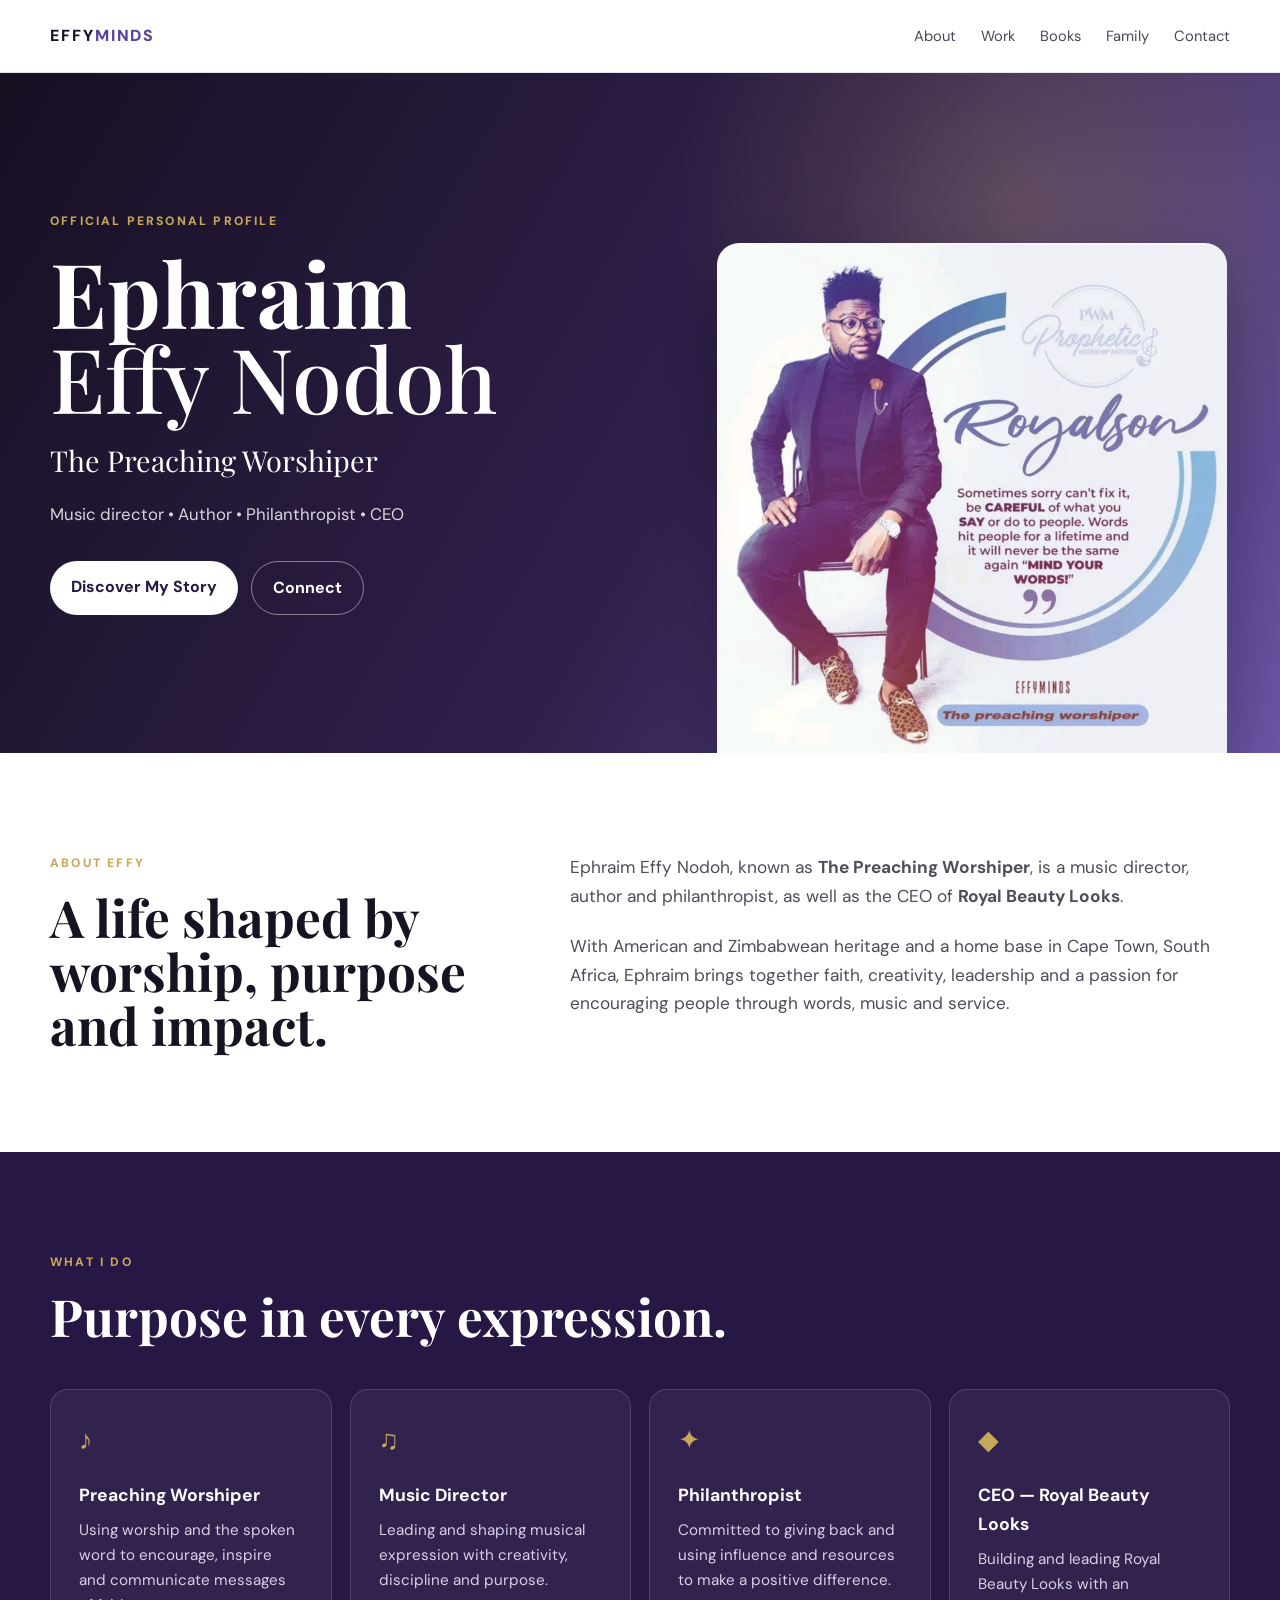
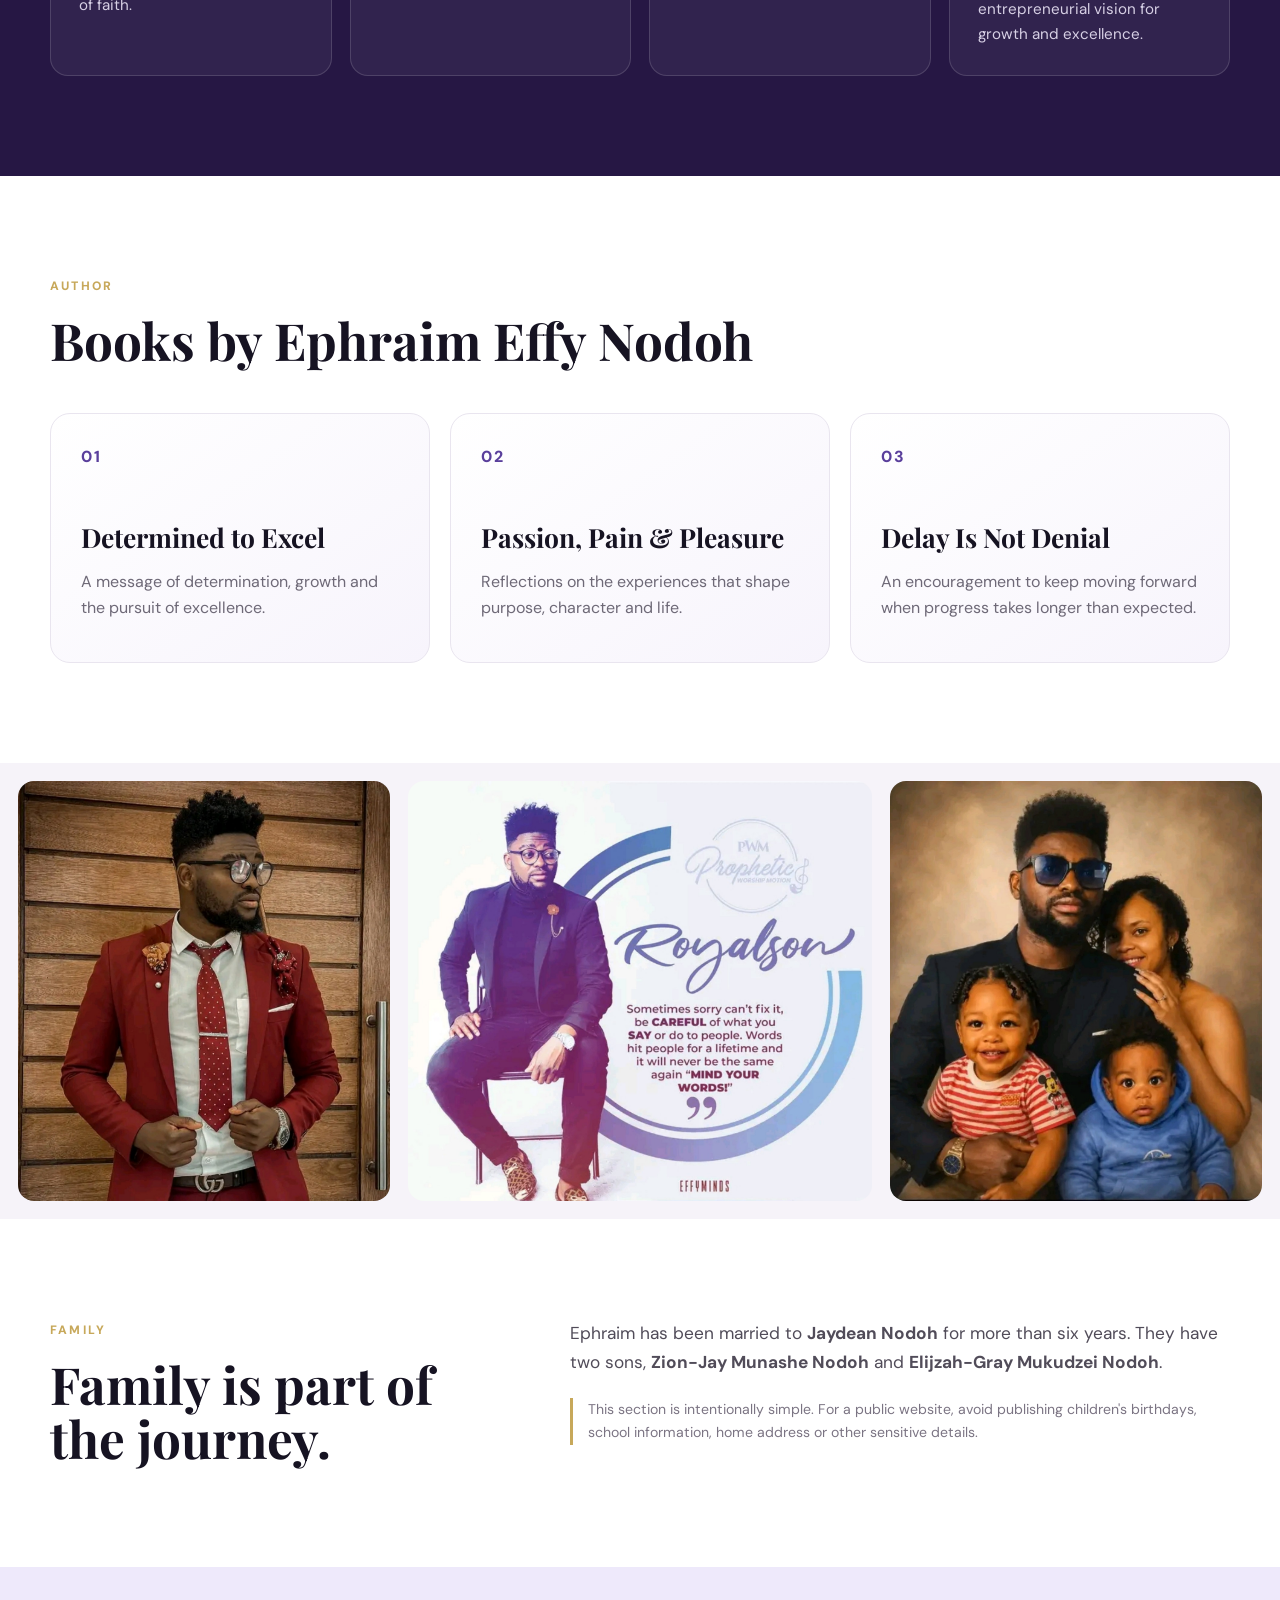
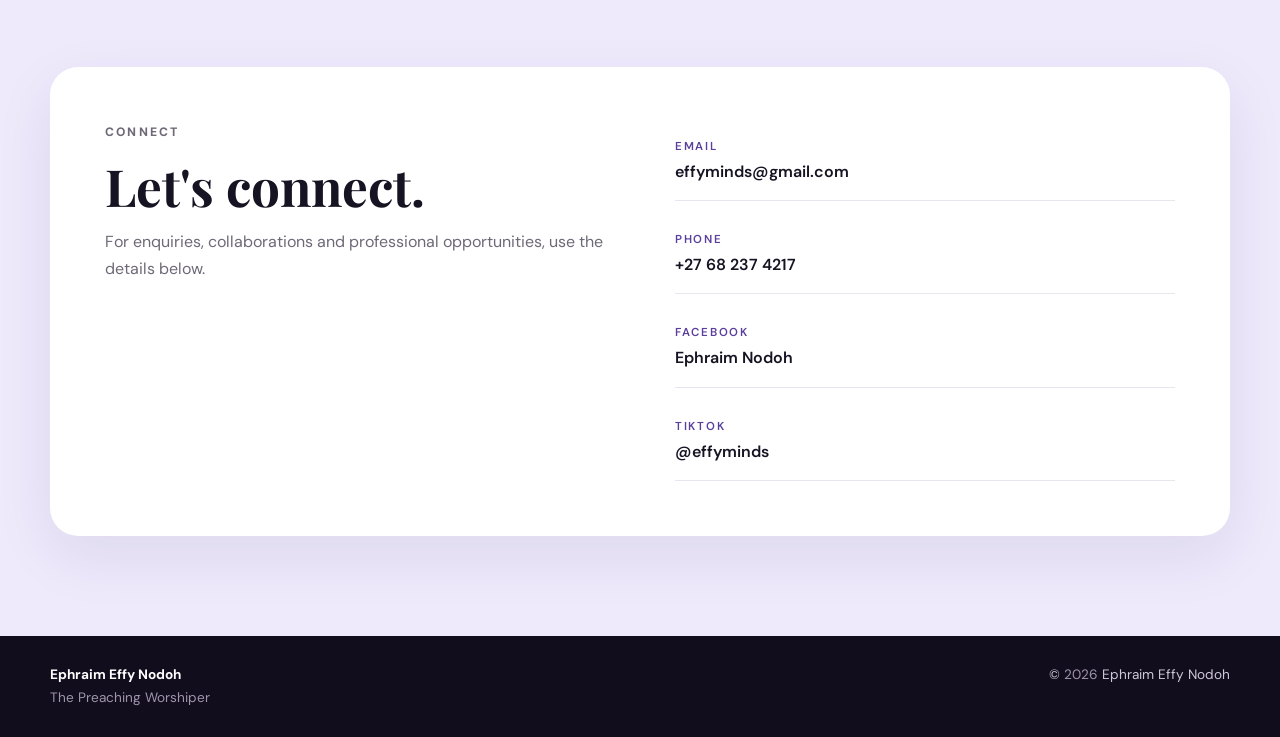
<file: index.html>
<!doctype html>
<html lang="en">
<head>
  <meta charset="utf-8">
  <meta name="viewport" content="width=device-width, initial-scale=1">
  <title>Ephraim Effy Nodoh | The Preaching Worshiper</title>
  <meta name="description" content="Official personal profile of Ephraim Effy Nodoh — The Preaching Worshiper, music director, author, philanthropist and CEO of Royal Beauty Looks.">
  <meta name="keywords" content="Ephraim Effy Nodoh, EffyMinds, The Preaching Worshiper, Royal Beauty Looks, author, music director">
  <meta name="author" content="Ephraim Effy Nodoh">
  <meta property="og:title" content="Ephraim Effy Nodoh | The Preaching Worshiper">
  <meta property="og:description" content="Official personal profile of Ephraim Effy Nodoh.">
  <meta property="og:type" content="profile">
  <meta property="og:image" content="images/ephraim-feature.jpg">
  <meta name="twitter:card" content="summary_large_image">
  <meta name="twitter:title" content="Ephraim Effy Nodoh | The Preaching Worshiper">
  <meta name="twitter:description" content="The Preaching Worshiper • Music Director • Author • Philanthropist • CEO">
  <meta name="twitter:image" content="images/ephraim-feature.jpg">

  <script type="application/ld+json">
  {
    "@context": "https://schema.org",
    "@type": "Person",
    "name": "Ephraim Effy Nodoh",
    "alternateName": "EffyMinds",
    "jobTitle": ["The Preaching Worshiper", "Music Director", "Author", "Philanthropist", "CEO"],
    "description": "Ephraim Effy Nodoh is known as The Preaching Worshiper and works as a music director, author, philanthropist and CEO of Royal Beauty Looks.",
    "email": "mailto:effyminds@gmail.com",
    "telephone": "+27682374217",
    "url": "https://jaydeanfredericks.github.io/Ephraim-Effy-Nodoh-/"
    "sameAs": [
      "https://www.facebook.com/ephraim.nodo",
      "https://www.tiktok.com/@effyminds"
    ],
    "worksFor": {
      "@type": "Organization",
      "name": "Royal Beauty Looks"
    },
    "address": {
      "@type": "PostalAddress",
      "addressLocality": "Cape Town",
      "addressCountry": "ZA"
    }
  }
  </script>

  <link rel="stylesheet" href="styles.css">
</head>
<body>
<header class="site-header">
  <nav class="nav container" aria-label="Main navigation">
    <a class="brand" href="#home">EFFY<span>MINDS</span></a>
    <div class="nav-links">
      <a href="#about">About</a>
      <a href="#work">Work</a>
      <a href="#books">Books</a>
      <a href="#family">Family</a>
      <a href="#contact">Contact</a>
    </div>
  </nav>
</header>

<main id="home">
  <section class="hero">
    <div class="hero-overlay"></div>
    <div class="container hero-grid">
      <div class="hero-copy">
        <p class="eyebrow">OFFICIAL PERSONAL PROFILE</p>
        <h1>Ephraim<br><span>Effy Nodoh</span></h1>
        <p class="tagline">The Preaching Worshiper</p>
        <p class="intro">
          Music director • Author • Philanthropist • CEO
        </p>
        <div class="hero-actions">
          <a class="button primary" href="#about">Discover My Story</a>
          <a class="button ghost" href="#contact">Connect</a>
        </div>
      </div>
      <div class="hero-photo">
        <img src="images/ephraim-feature.jpg" alt="Ephraim Effy Nodoh" loading="eager">
      </div>
    </div>
  </section>

  <section id="about" class="section">
    <div class="container two-col">
      <div>
        <p class="eyebrow">ABOUT EFFY</p>
        <h2>A life shaped by worship, purpose and impact.</h2>
      </div>
      <div class="prose">
        <p>
          Ephraim Effy Nodoh, known as <strong>The Preaching Worshiper</strong>,
          is a music director, author and philanthropist, as well as the CEO of
          <strong>Royal Beauty Looks</strong>.
        </p>
        <p>
          With American and Zimbabwean heritage and a home base in Cape Town,
          South Africa, Ephraim brings together faith, creativity, leadership
          and a passion for encouraging people through words, music and service.
        </p>
      </div>
    </div>
  </section>

  <section id="work" class="section section-dark">
    <div class="container">
      <p class="eyebrow">WHAT I DO</p>
      <h2>Purpose in every expression.</h2>
      <div class="cards">
        <article class="card">
          <div class="icon">♪</div>
          <h3>Preaching Worshiper</h3>
          <p>Using worship and the spoken word to encourage, inspire and communicate messages of faith.</p>
        </article>
        <article class="card">
          <div class="icon">♫</div>
          <h3>Music Director</h3>
          <p>Leading and shaping musical expression with creativity, discipline and purpose.</p>
        </article>
        <article class="card">
          <div class="icon">✦</div>
          <h3>Philanthropist</h3>
          <p>Committed to giving back and using influence and resources to make a positive difference.</p>
        </article>
        <article class="card">
          <div class="icon">◆</div>
          <h3>CEO — Royal Beauty Looks</h3>
          <p>Building and leading Royal Beauty Looks with an entrepreneurial vision for growth and excellence.</p>
        </article>
      </div>
    </div>
  </section>

  <section id="books" class="section">
    <div class="container">
      <p class="eyebrow">AUTHOR</p>
      <h2>Books by Ephraim Effy Nodoh</h2>
      <div class="books">
        <article class="book">
          <span class="book-number">01</span>
          <h3>Determined to Excel</h3>
          <p>A message of determination, growth and the pursuit of excellence.</p>
        </article>
        <article class="book">
          <span class="book-number">02</span>
          <h3>Passion, Pain &amp; Pleasure</h3>
          <p>Reflections on the experiences that shape purpose, character and life.</p>
        </article>
        <article class="book">
          <span class="book-number">03</span>
          <h3>Delay Is Not Denial</h3>
          <p>An encouragement to keep moving forward when progress takes longer than expected.</p>
        </article>
      </div>
    </div>
  </section>

  <section class="gallery-section">
    <div class="gallery">
      <img src="images/ephraim-formal.jpg" alt="Ephraim Effy Nodoh in formal attire" loading="lazy">
      <img src="images/ephraim-feature.jpg" alt="Ephraim Effy Nodoh — The Preaching Worshiper" loading="lazy">
      <img src="images/ephraim-family.jpg" alt="Ephraim Effy Nodoh with his family" loading="lazy">
    </div>
  </section>

  <section id="family" class="section">
    <div class="container two-col family-layout">
      <div>
        <p class="eyebrow">FAMILY</p>
        <h2>Family is part of the journey.</h2>
      </div>
      <div class="prose">
        <p>
          Ephraim has been married to <strong>Jaydean Nodoh</strong> for more than six years.
          They have two sons, <strong>Zion-Jay Munashe Nodoh</strong> and
          <strong>Elijzah-Gray Mukudzei Nodoh</strong>.
        </p>
        <p class="privacy-note">
          This section is intentionally simple. For a public website, avoid publishing
          children's birthdays, school information, home address or other sensitive details.
        </p>
      </div>
    </div>
  </section>

  <section id="contact" class="section contact-section">
    <div class="container contact-card">
      <div>
        <p class="eyebrow">CONNECT</p>
        <h2>Let's connect.</h2>
        <p>For enquiries, collaborations and professional opportunities, use the details below.</p>
      </div>
      <div class="contact-details">
        <a href="mailto:effyminds@gmail.com"><span>Email</span>effyminds@gmail.com</a>
        <a href="tel:+27682374217"><span>Phone</span>+27 68 237 4217</a>
        <a href="https://www.facebook.com/ephraim.nodo" target="_blank" rel="noopener noreferrer"><span>Facebook</span>Ephraim Nodoh</a>
        <a href="https://www.tiktok.com/@effyminds" target="_blank" rel="noopener noreferrer"><span>TikTok</span>@effyminds</a>
      </div>
    </div>
  </section>
</main>

<footer class="footer">
  <div class="container footer-inner">
    <div><strong>Ephraim Effy Nodoh</strong><br><span>The Preaching Worshiper</span></div>
    <div>© <span id="year"></span> Ephraim Effy Nodoh</div>
  </div>
</footer>

<script>
  document.getElementById("year").textContent = new Date().getFullYear();
</script>
</body>
</html>
</file>
<file: styles.css>
@import url('https://fonts.googleapis.com/css2?family=DM+Sans:wght@400;500;600;700&family=Playfair+Display:wght@500;600;700&display=swap');

:root{
  --ink:#161322;
  --muted:#6e6977;
  --purple:#5a3f9c;
  --purple-dark:#261744;
  --lavender:#eee9fb;
  --gold:#c7a85a;
  --white:#fff;
  --line:#e9e5ef;
  --max:1180px;
}
*{box-sizing:border-box}
html{scroll-behavior:smooth}
body{margin:0;font-family:"DM Sans",Arial,sans-serif;color:var(--ink);background:#fff;line-height:1.65}
a{color:inherit}
.container{width:min(var(--max),calc(100% - 40px));margin:auto}
.site-header{position:sticky;top:0;z-index:20;background:rgba(255,255,255,.94);backdrop-filter:blur(12px);border-bottom:1px solid var(--line)}
.nav{height:72px;display:flex;align-items:center;justify-content:space-between}
.brand{font-weight:800;letter-spacing:.12em;text-decoration:none}
.brand span{color:var(--purple)}
.nav-links{display:flex;gap:25px}
.nav-links a{text-decoration:none;font-size:.92rem;color:#4d4757}
.nav-links a:hover{color:var(--purple)}
.hero{position:relative;overflow:hidden;background:linear-gradient(120deg,#171022 0%,#30204c 55%,#6b56a7 100%);color:#fff}
.hero-overlay{position:absolute;inset:0;background:radial-gradient(circle at 80% 20%,rgba(199,168,90,.25),transparent 30%)}
.hero-grid{position:relative;min-height:680px;display:grid;grid-template-columns:1fr .85fr;align-items:center;gap:55px}
.hero-copy{padding:80px 0}
.eyebrow{font-size:.76rem;font-weight:800;letter-spacing:.18em;color:var(--gold);margin:0 0 18px}
.hero h1{font-family:"Playfair Display",serif;font-size:clamp(3.2rem,7vw,6.2rem);line-height:.95;margin:0 0 18px}
.hero h1 span{font-weight:500}
.tagline{font-family:"Playfair Display",serif;font-size:1.8rem;margin:0 0 8px}
.intro{opacity:.82;font-size:1.05rem}
.hero-actions{display:flex;gap:13px;margin-top:32px;flex-wrap:wrap}
.button{display:inline-block;padding:13px 21px;border-radius:999px;text-decoration:none;font-weight:700}
.primary{background:#fff;color:var(--purple-dark)}
.ghost{border:1px solid rgba(255,255,255,.45);color:#fff}
.hero-photo{align-self:stretch;display:flex;align-items:flex-end;justify-content:center}
.hero-photo img{width:min(510px,100%);max-height:650px;object-fit:cover;object-position:center top;filter:saturate(.9);border-radius:22px 22px 0 0;box-shadow:0 30px 70px rgba(0,0,0,.28)}
.section{padding:100px 0}
.two-col{display:grid;grid-template-columns:.8fr 1.2fr;gap:80px;align-items:start}
h2{font-family:"Playfair Display",serif;font-size:clamp(2.2rem,4vw,3.8rem);line-height:1.05;margin:0}
.prose{font-size:1.08rem;color:#514c59}
.prose p{margin-top:0;margin-bottom:22px}
.section-dark{background:var(--purple-dark);color:#fff}
.section-dark h2{margin-bottom:45px}
.cards{display:grid;grid-template-columns:repeat(4,1fr);gap:18px}
.card{padding:28px;border:1px solid rgba(255,255,255,.14);background:rgba(255,255,255,.055);border-radius:18px}
.card .icon{font-size:1.7rem;color:var(--gold)}
.card h3{font-size:1.1rem;margin:18px 0 8px}
.card p{color:#d7d0e5;margin:0;font-size:.95rem}
.books{display:grid;grid-template-columns:repeat(3,1fr);gap:20px;margin-top:45px}
.book{min-height:250px;padding:30px;border:1px solid var(--line);border-radius:20px;background:linear-gradient(145deg,#fff,#f7f4fc)}
.book-number{font-weight:800;color:var(--purple);letter-spacing:.15em}
.book h3{font-family:"Playfair Display",serif;font-size:1.65rem;margin:45px 0 10px}
.book p{color:var(--muted);margin:0}
.gallery-section{background:#f6f3f9;padding:18px}
.gallery{display:grid;grid-template-columns:1fr 1.25fr 1fr;gap:18px;max-width:1400px;margin:auto}
.gallery img{width:100%;height:420px;object-fit:cover;border-radius:16px}
.gallery img:nth-child(2){object-position:center top}
.family-layout{align-items:center}
.privacy-note{font-size:.88rem;color:#7b7483;border-left:3px solid var(--gold);padding-left:15px}
.contact-section{background:var(--lavender)}
.contact-card{display:grid;grid-template-columns:1fr 1fr;gap:70px;background:#fff;border-radius:28px;padding:55px;box-shadow:0 20px 60px rgba(41,24,75,.08)}
.contact-card p{color:var(--muted)}
.contact-details{display:grid;gap:14px}
.contact-details a{padding:15px 0;border-bottom:1px solid var(--line);text-decoration:none;font-weight:600}
.contact-details span{display:block;font-size:.72rem;text-transform:uppercase;letter-spacing:.15em;color:var(--purple);margin-bottom:3px}
.footer{background:#120d1c;color:#cfc7da;padding:28px 0}
.footer-inner{display:flex;justify-content:space-between;gap:20px;font-size:.85rem}
.footer strong{color:#fff}
.footer span{color:#9e94ad}
@media(max-width:900px){
  .nav-links{display:none}
  .hero-grid,.two-col,.contact-card{grid-template-columns:1fr}
  .hero-grid{min-height:auto}
  .hero-copy{padding:85px 0 35px}
  .hero-photo{padding-top:10px}
  .hero-photo img{max-height:520px}
  .cards{grid-template-columns:1fr 1fr}
  .books{grid-template-columns:1fr}
  .gallery{grid-template-columns:1fr}
  .gallery img{height:360px}
}
@media(max-width:560px){
  .container{width:min(var(--max),calc(100% - 28px))}
  .section{padding:70px 0}
  .cards{grid-template-columns:1fr}
  .contact-card{padding:30px}
  .footer-inner{flex-direction:column}
}
</file>
